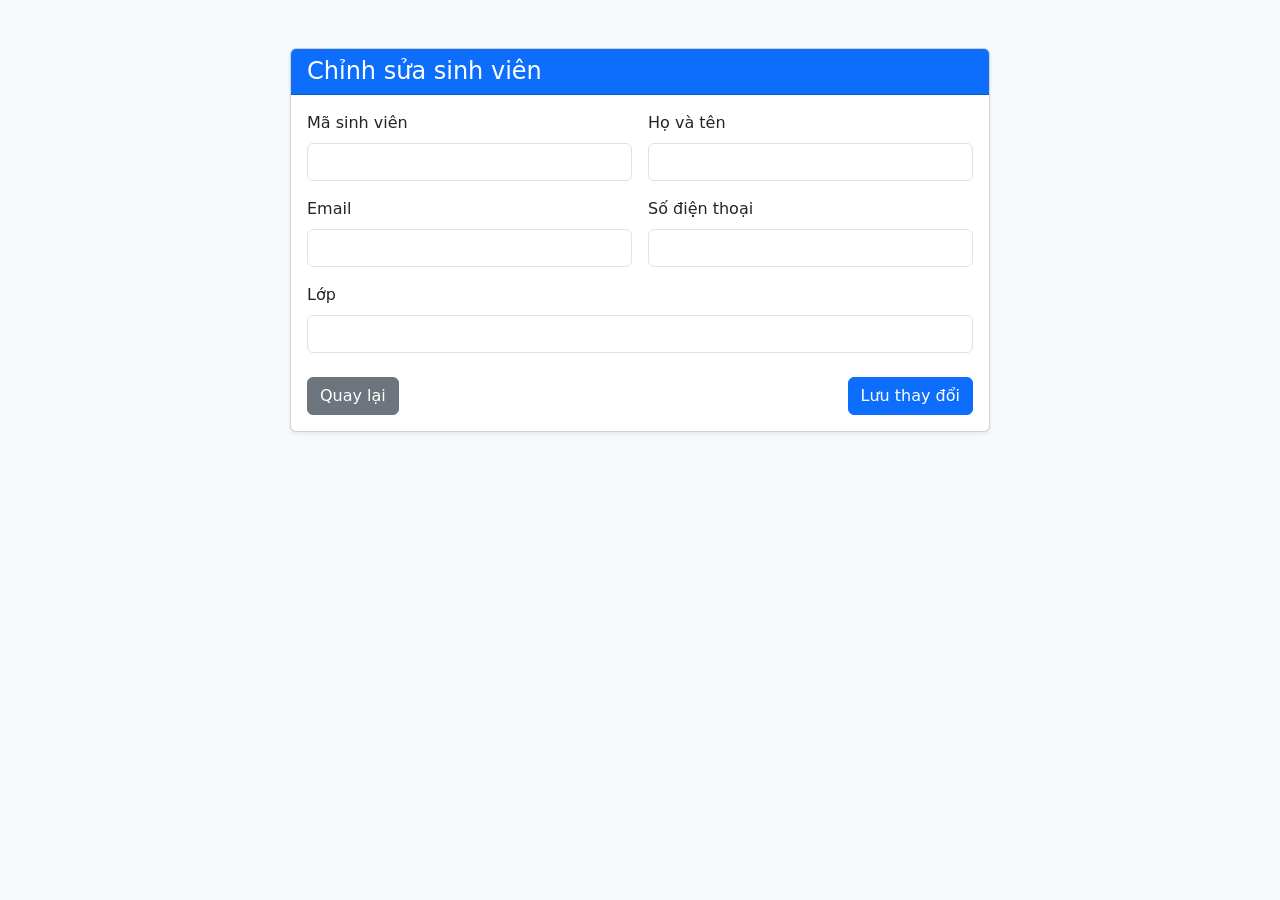
<file: src/main/resources/templates/student-edit.html>
<!DOCTYPE html>
<html xmlns:th="http://www.thymeleaf.org" lang="vi">
<head>
    <meta charset="UTF-8">
    <title>Chỉnh sửa sinh viên</title>
    <link rel="stylesheet" href="https://cdn.jsdelivr.net/npm/bootstrap@5.3.2/dist/css/bootstrap.min.css">
</head>
<body class="bg-light">
    <div class="container py-5">
        <div class="card shadow-sm mx-auto" style="max-width: 700px;">
            <div class="card-header bg-primary text-white">
                <h4 class="mb-0">Chỉnh sửa sinh viên</h4>
            </div>
            <div class="card-body">
                <form th:action="@{/students/update/{id}(id=${student.id})}" th:object="${student}" method="post">
                    <div class="row g-3">
                        <div class="col-md-6">
                            <label class="form-label">Mã sinh viên</label>
                            <input type="text" class="form-control" th:field="*{studentCode}" required>
                        </div>
                        <div class="col-md-6">
                            <label class="form-label">Họ và tên</label>
                            <input type="text" class="form-control" th:field="*{fullName}" required>
                        </div>
                        <div class="col-md-6">
                            <label class="form-label">Email</label>
                            <input type="email" class="form-control" th:field="*{email}" required>
                        </div>
                        <div class="col-md-6">
                            <label class="form-label">Số điện thoại</label>
                            <input type="text" class="form-control" th:field="*{phone}">
                        </div>
                        <div class="col-12">
                            <label class="form-label">Lớp</label>
                            <input type="text" class="form-control" th:field="*{className}">
                        </div>
                    </div>

                    <div class="d-flex justify-content-between mt-4">
                        <a th:href="@{/students}" class="btn btn-secondary">Quay lại</a>
                        <button type="submit" class="btn btn-primary">Lưu thay đổi</button>
                    </div>
                </form>
            </div>
        </div>
    </div>
</body>
</html>
</file>
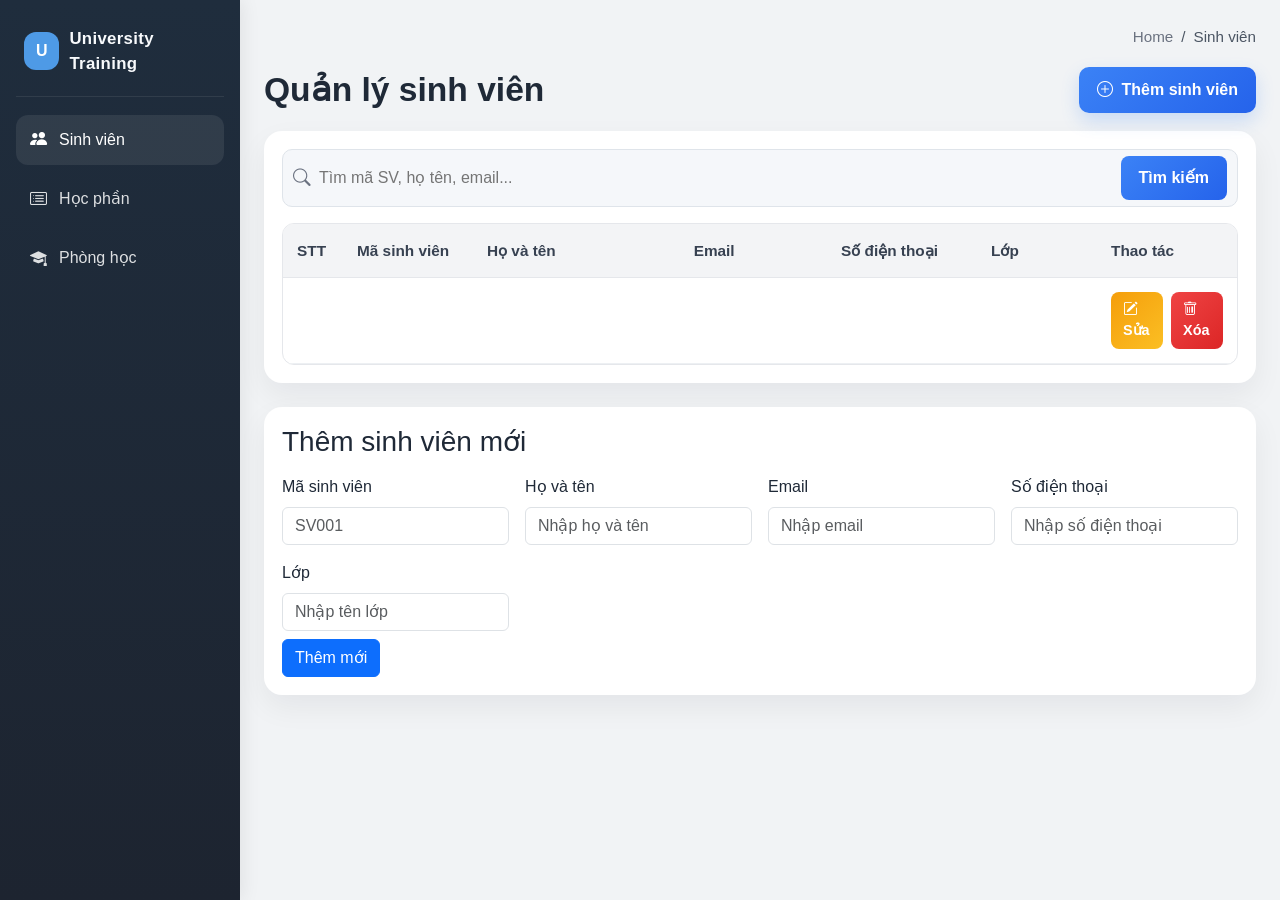
<file: src/main/resources/templates/students.html>
<!DOCTYPE html>
<html xmlns:th="http://www.thymeleaf.org" lang="vi">
<head>
    <meta charset="UTF-8">
    <meta name="viewport" content="width=device-width, initial-scale=1.0">
    <title>Quản Lý Sinh Viên</title>
    <link rel="stylesheet" href="https://cdn.jsdelivr.net/npm/bootstrap@5.3.2/dist/css/bootstrap.min.css">
    <link rel="stylesheet" href="https://cdn.jsdelivr.net/npm/bootstrap-icons@1.11.0/font/bootstrap-icons.min.css">
    <style>
        body {
            margin: 0;
            background: #f1f3f5;
            font-family: "Segoe UI", Arial, sans-serif;
            color: #1f2937;
        }

        .app-shell {
            display: flex;
            min-height: 100vh;
        }

        .sidebar {
            width: 240px;
            background: linear-gradient(180deg, #1f2d3d 0%, #1d2430 100%);
            color: #f8fafc;
            padding: 18px 16px;
            box-shadow: 2px 0 18px rgba(0, 0, 0, 0.08);
        }

        .brand-box {
            display: flex;
            align-items: center;
            gap: 10px;
            padding: 8px 8px 20px;
            border-bottom: 1px solid rgba(255,255,255,0.08);
            margin-bottom: 18px;
        }

        .brand-logo {
            width: 38px;
            height: 38px;
            border-radius: 12px;
            display: flex;
            align-items: center;
            justify-content: center;
            background: #4e9ae6;
            font-weight: 700;
            color: #fff;
        }

        .brand-text {
            font-size: 1.05rem;
            font-weight: 600;
            letter-spacing: 0.02em;
        }

        .side-menu {
            display: flex;
            flex-direction: column;
            gap: 10px;
            margin-top: 14px;
        }

        .nav-item-link {
            display: flex;
            align-items: center;
            gap: 12px;
            padding: 12px 14px;
            border-radius: 12px;
            color: rgba(255,255,255,0.85);
            text-decoration: none;
            transition: 0.2s ease;
        }

        .nav-item-link.active,
        .nav-item-link:hover {
            background: rgba(255,255,255,0.08);
            color: #ffffff;
        }

        .nav-item-link i {
            font-size: 1.05rem;
        }

        .main {
            flex: 1;
            padding: 18px 24px 24px;
        }

        .topbar {
            display: flex;
            justify-content: flex-end;
            align-items: center;
            padding: 8px 0 18px;
            color: #4b5563;
            font-size: 0.95rem;
        }

        .topbar .crumb {
            color: #6b7280;
        }

        .page-title {
            display: flex;
            justify-content: space-between;
            align-items: center;
            margin-bottom: 18px;
        }

        .page-title h1 {
            margin: 0;
            font-size: 2.1rem;
            font-weight: 700;
            color: #1f2937;
        }

        .btn-primary-custom {
            border: none;
            background: linear-gradient(135deg, #3b82f6, #2563eb);
            color: white;
            border-radius: 10px;
            padding: 11px 18px;
            font-weight: 600;
            box-shadow: 0 8px 18px rgba(59,130,246,0.22);
        }

        .content-panel {
            background: #ffffff;
            border-radius: 18px;
            padding: 18px;
            box-shadow: 0 12px 30px rgba(15, 23, 42, 0.06);
        }

        .toolbar {
            display: flex;
            justify-content: flex-end;
            margin-bottom: 16px;
        }

        .search-box {
            width: 100%;
            max-width: 100%;
            display: flex;
            align-items: center;
            background: #f5f7fa;
            border: 1px solid #dfe4ea;
            border-radius: 10px;
            padding: 6px 10px;
        }

        .search-form {
            max-width: 100%;
        }

        .col-stt {
            width: 60px;
        }

        .col-code {
            width: 130px;
        }

        .col-phone {
            width: 150px;
        }

        .col-class {
            width: 120px;
        }

        .col-action {
            width: 140px;
        }

        .search-box i {
            color: #6b7280;
            font-size: 1.1rem;
            margin-right: 8px;
        }

        .search-box input {
            flex: 1;
            border: none;
            outline: none;
            background: transparent;
            font-size: 1rem;
            padding: 8px 0;
        }

        .search-box button {
            border: none;
            background: linear-gradient(135deg, #3b82f6, #2563eb);
            color: white;
            border-radius: 8px;
            padding: 10px 18px;
            font-weight: 600;
        }

        .table-wrap {
            overflow-x: auto;
            border: 1px solid #e5e7eb;
            border-radius: 12px;
        }

        table {
            width: 100%;
            border-collapse: collapse;
            margin: 0;
        }

        thead th {
            background: #f3f4f6;
            color: #374151;
            font-size: 0.96rem;
            font-weight: 700;
            padding: 15px 14px;
            text-align: left;
            border-bottom: 1px solid #e5e7eb;
        }

        tbody td {
            padding: 14px;
            border-bottom: 1px solid #edf0f3;
            color: #374151;
            vertical-align: middle;
        }

        tbody tr:nth-child(even) {
            background: #f8fafc;
        }

        .table-actions {
            display: flex;
            gap: 8px;
            justify-content: center;
        }

        .btn-action {
            border: none;
            border-radius: 8px;
            padding: 7px 12px;
            color: #fff;
            font-weight: 600;
            font-size: 0.9rem;
            transition: transform 0.15s ease;
        }

        .btn-action:hover {
            transform: translateY(-1px);
        }

        .btn-edit {
            background: linear-gradient(135deg, #f59e0b, #fbbf24);
        }

        .btn-delete {
            background: linear-gradient(135deg, #ef4444, #dc2626);
        }

        .sticky-row {
            position: sticky;
            top: 0;
            z-index: 1;
        }

        @media (max-width: 991px) {
            .app-shell {
                flex-direction: column;
            }

            .sidebar {
                width: 100%;
            }

            .main {
                padding: 16px;
            }

            .page-title {
                flex-direction: column;
                align-items: flex-start;
                gap: 14px;
            }
        }
    </style>
</head>
<body>
    <div class="app-shell">
        <aside class="sidebar">
            <div class="brand-box">
                <div class="brand-logo">U</div>
                <div class="brand-text">University Training</div>
            </div>

            <nav class="side-menu">
                <a href="/students" class="nav-item-link active">
                    <i class="bi bi-people-fill"></i>
                    <span>Sinh viên</span>
                </a>
                <a href="#" class="nav-item-link">
                    <i class="bi bi-card-list"></i>
                    <span>Học phần</span>
                </a>
                <a href="#" class="nav-item-link">
                    <i class="bi bi-mortarboard-fill"></i>
                    <span>Phòng học</span>
                </a>
            </nav>
        </aside>

        <main class="main">
            <div class="topbar">
                <span class="crumb">Home</span>
                <span class="mx-2">/</span>
                <span>Sinh viên</span>
            </div>

            <div class="page-title">
                <h1>Quản lý sinh viên</h1>
                <button type="button" class="btn-primary-custom" onclick="document.getElementById('studentForm').scrollIntoView({behavior:'smooth'});">
                    <i class="bi bi-plus-circle me-1"></i> Thêm sinh viên
                </button>
            </div>

            <div class="content-panel">
                <div class="toolbar">
                    <form th:action="@{/students}" method="get" class="search-box search-form">
                        <i class="bi bi-search"></i>
                        <input type="text" name="keyword" th:value="${keyword}" placeholder="Tìm mã SV, họ tên, email...">
                        <button type="submit">Tìm kiếm</button>
                    </form>
                </div>

                <div class="table-wrap">
                    <table>
                        <thead>
                            <tr class="sticky-row">
                                <th class="col-stt">STT</th>
                                <th class="col-code">Mã sinh viên</th>
                                <th>Họ và tên</th>
                                <th>Email</th>
                                <th class="col-phone">Số điện thoại</th>
                                <th class="col-class">Lớp</th>
                                <th class="col-action">Thao tác</th>
                            </tr>
                        </thead>
                        <tbody>
                            <tr th:each="student, stat : ${students}">
                                <td th:text="${stat.count}"></td>
                                <td th:text="${student.studentCode}"></td>
                                <td th:text="${student.fullName}"></td>
                                <td th:text="${student.email}"></td>
                                <td th:text="${student.phone}"></td>
                                <td th:text="${student.className}"></td>
                                <td>
                                    <div class="table-actions">
                                        <a th:href="@{/students/edit/{id}(id=${student.id})}"
                                           class="btn-action btn-edit text-decoration-none">
                                            <i class="bi bi-pencil-square me-1"></i>Sửa
                                        </a>
                                        <a th:href="@{/students/delete/{id}(id=${student.id})}"
                                           class="btn-action btn-delete text-decoration-none"
                                           onclick="return confirm('Xác nhận xóa sinh viên này?');">
                                            <i class="bi bi-trash me-1"></i>Xóa
                                        </a>
                                    </div>
                                </td>
                            </tr>
                        </tbody>
                    </table>
                </div>
            </div>

            <div id="studentForm" class="content-panel mt-4">
                <h3 class="mb-3">Thêm sinh viên mới</h3>
                <form th:action="@{/students/add}" th:object="${newStudent}" method="post">
                    <div class="row g-3">
                        <div class="col-md-3">
                            <label class="form-label">Mã sinh viên</label>
                            <input type="text" class="form-control" th:field="*{studentCode}" placeholder="SV001">
                        </div>
                        <div class="col-md-3">
                            <label class="form-label">Họ và tên</label>
                            <input type="text" class="form-control" th:field="*{fullName}" required placeholder="Nhập họ và tên" title="Nhập họ và tên">
                        </div>
                        <div class="col-md-3">
                            <label class="form-label">Email</label>
                            <input type="email" class="form-control" th:field="*{email}" required placeholder="Nhập email" title="Nhập email">
                        </div>
                        <div class="col-md-3">
                            <label class="form-label">Số điện thoại</label>
                            <input type="text" class="form-control" th:field="*{phone}" placeholder="Nhập số điện thoại" title="Nhập số điện thoại">
                        </div>
                        <div class="col-md-3">
                            <label class="form-label">Lớp</label>
                            <input type="text" class="form-control" th:field="*{className}" placeholder="Nhập tên lớp" title="Nhập tên lớp">
                        </div>
                        <div class="col-12 mt-2">
                            <button type="submit" class="btn btn-primary">Thêm mới</button>
                        </div>
                    </div>
                </form>
            </div>
        </main>
    </div>
</body>
</html>
</file>
